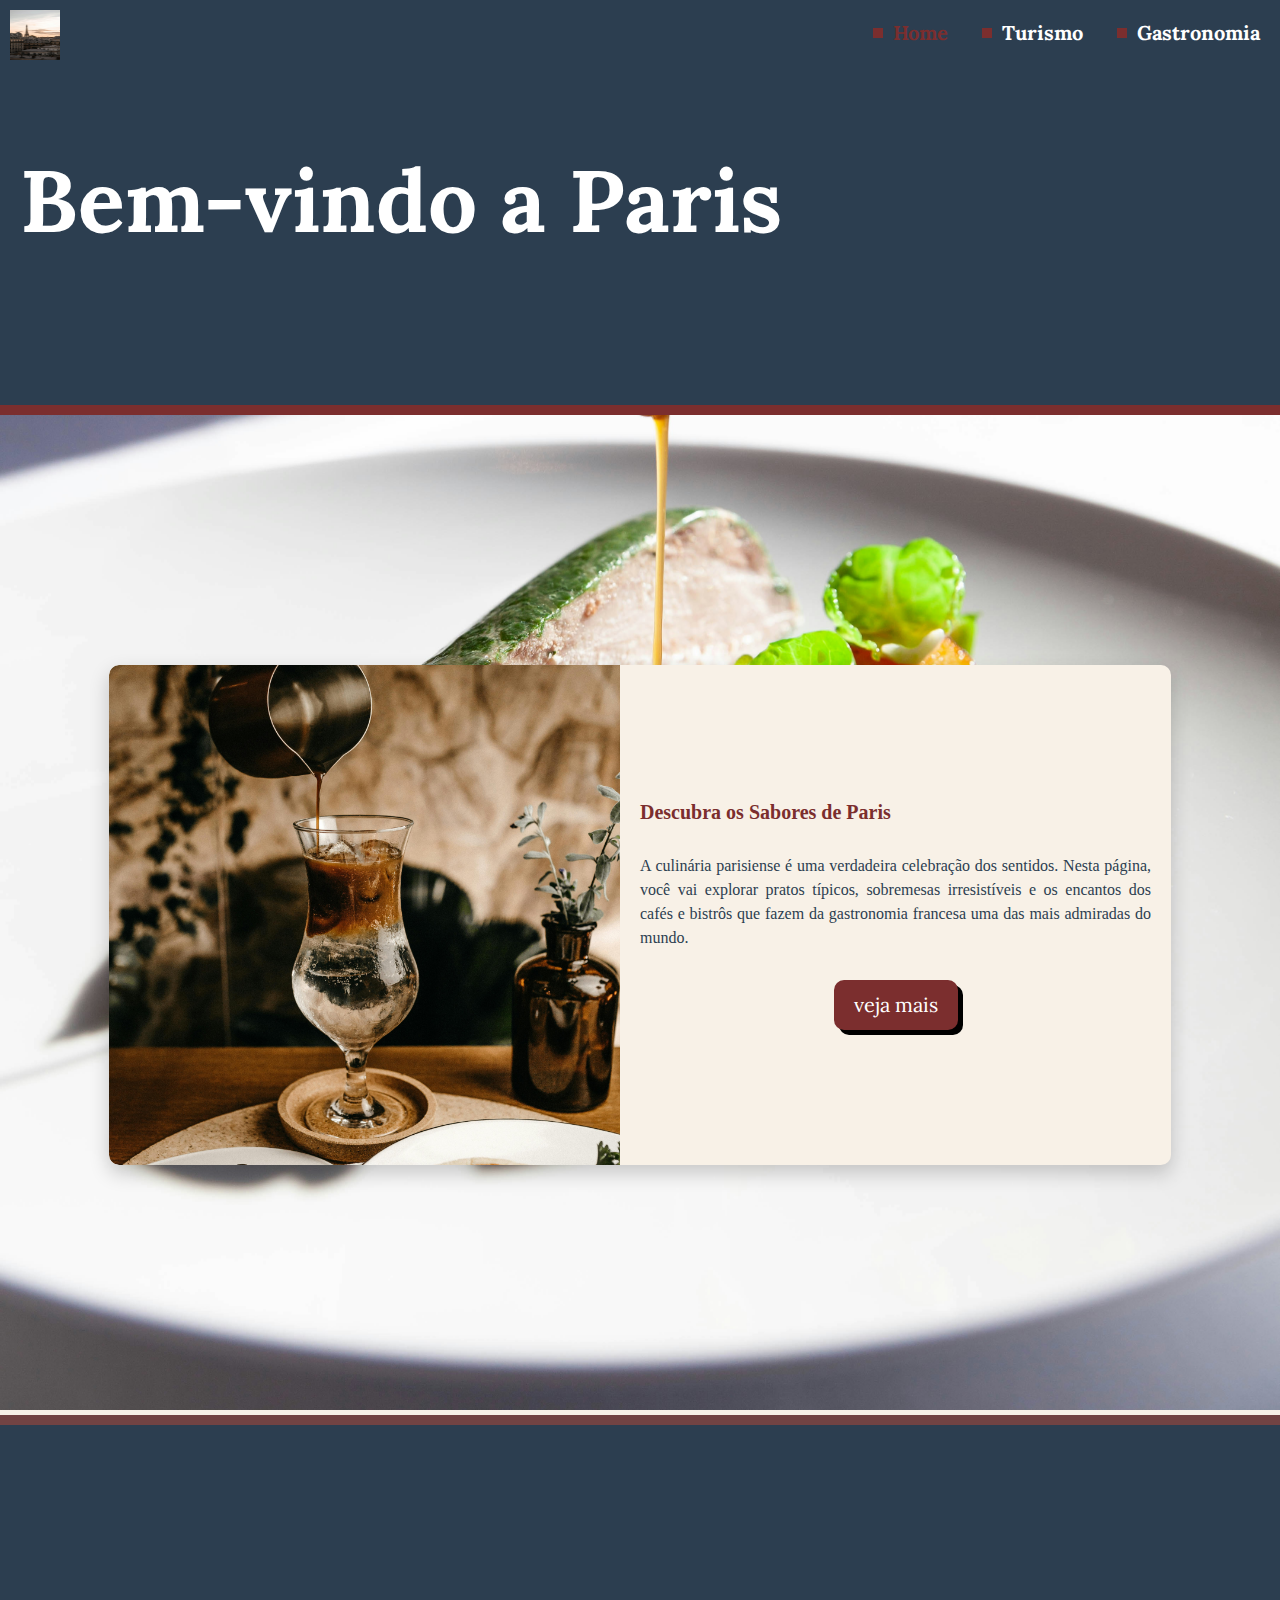
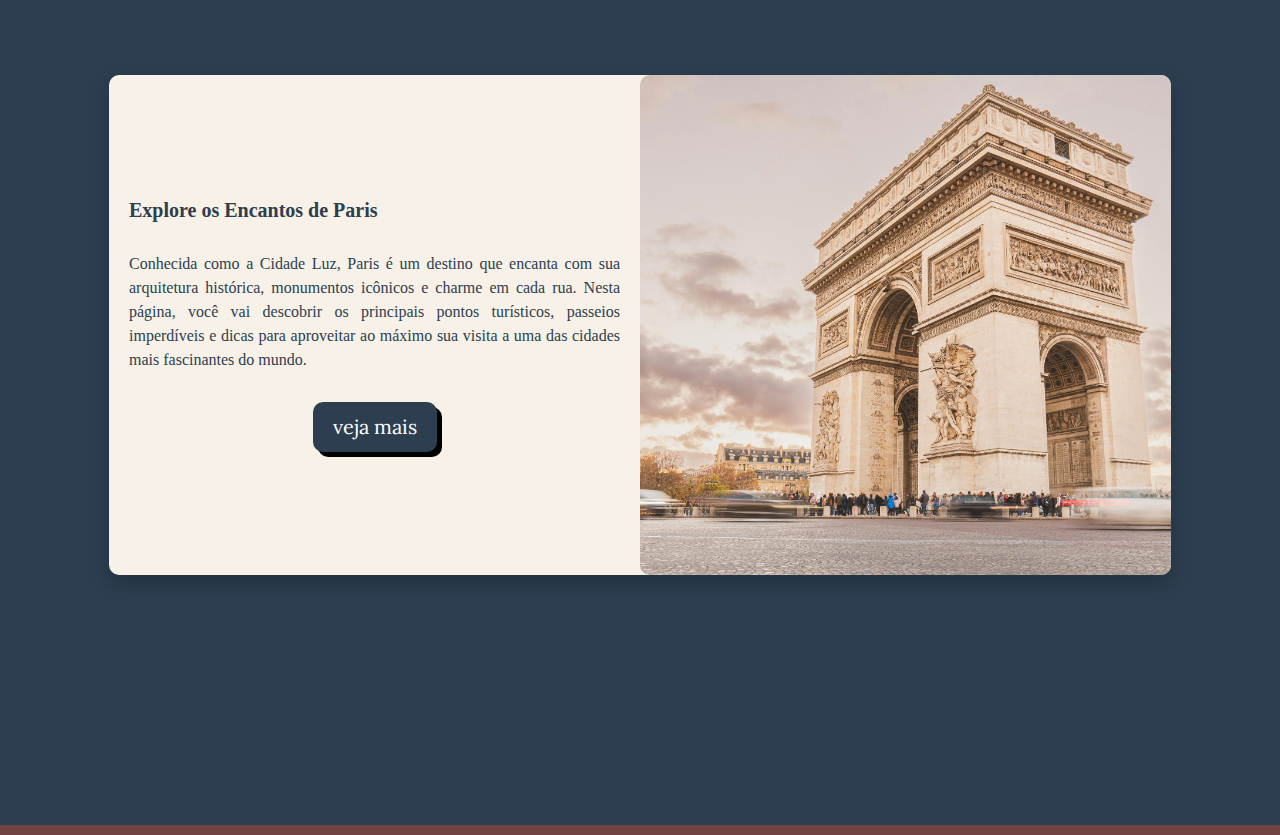
<file: index.html>
<!DOCTYPE html>
<html lang="en">
<head>
    <meta charset="UTF-8">
    <meta name="viewport" content="width=device-width, initial-scale=1.0">
    <title>Oficina 2</title>
    <link rel="stylesheet" href="assets/style1.css">
    <link rel="preconnect" href="https://fonts.googleapis.com">
    <link rel="preconnect" href="https://fonts.gstatic.com" crossorigin>
    <link href="https://fonts.googleapis.com/css2?family=Lora:ital,wght@0,400..700;1,400..700&family=Montserrat:ital,wght@0,100..900;1,100..900&family=Playfair+Display:ital,wght@0,400..900;1,400..900&display=swap" rel="stylesheet">
    <!-- Bege claro: #f8f1e7 (fundo suave, parecido com pedra clara)

        Azul marinho: #2c3e50 (ótimo para navbar ou títulos)

        Vinho escuro: #7b2e2e (detalhes, links ou destaques)

        Cinza médio: #7f8c8d (textos)

        Branco: #ffffff (contraste) -->
</head>
<body>
    <header>
      <div class="main_header">
          
          
               <img src="img/pexels-cristianmuduc-12160606.jpg" alt="" class="main_img">
               <nav>
                  <a href="index.html"  class="main_action blue">Home</a>
                  <a href="index1.html" class="main_action">Turismo</a>
                  <a href="index2.html" class="main_action">Gastronomia</a>
               </nav>
          
      </div>
    </header>
    <section class="main_text">
        <h1>Bem-vindo a Paris</h1>

    </section>
    <section class="main_food">
        <div class="box">
          <img src="img/pexels-jonathanborba-2878711.jpg" alt="">
          <div class="box_text">
            <p class="titulo">Descubra os Sabores de Paris</p>
            <p class="descricao">
              A culinária parisiense é uma verdadeira celebração dos sentidos. Nesta página, você vai explorar pratos típicos, sobremesas irresistíveis e os encantos dos cafés e bistrôs que fazem da gastronomia francesa uma das mais admiradas do mundo.
            </p>
           
            <a href="index2.html" class="main-button" lang="en">veja mais</a>
          </div>
        </div>
      </section>

      <section class="main_food backblue">
        <div class="box">
         
          <div class="box_text">
            <p class="titulo blue">Explore os Encantos de Paris</p>
            <p class="descricao">
                Conhecida como a Cidade Luz, Paris é um destino que encanta com sua arquitetura histórica, monumentos icônicos e charme em cada rua. Nesta página, você vai descobrir os principais pontos turísticos, passeios imperdíveis e dicas para aproveitar ao máximo sua visita a uma das cidades mais fascinantes do mundo.
            </p>
           
            <a href="index1.html" class="main-button blue" lang="en">veja mais</a>
          </div>
          <img src="img/pexels-danfigliuolo-19448535.jpg" alt="" class="img_turism">
        </div>
      </section>
     

</body>
</html>
</file>
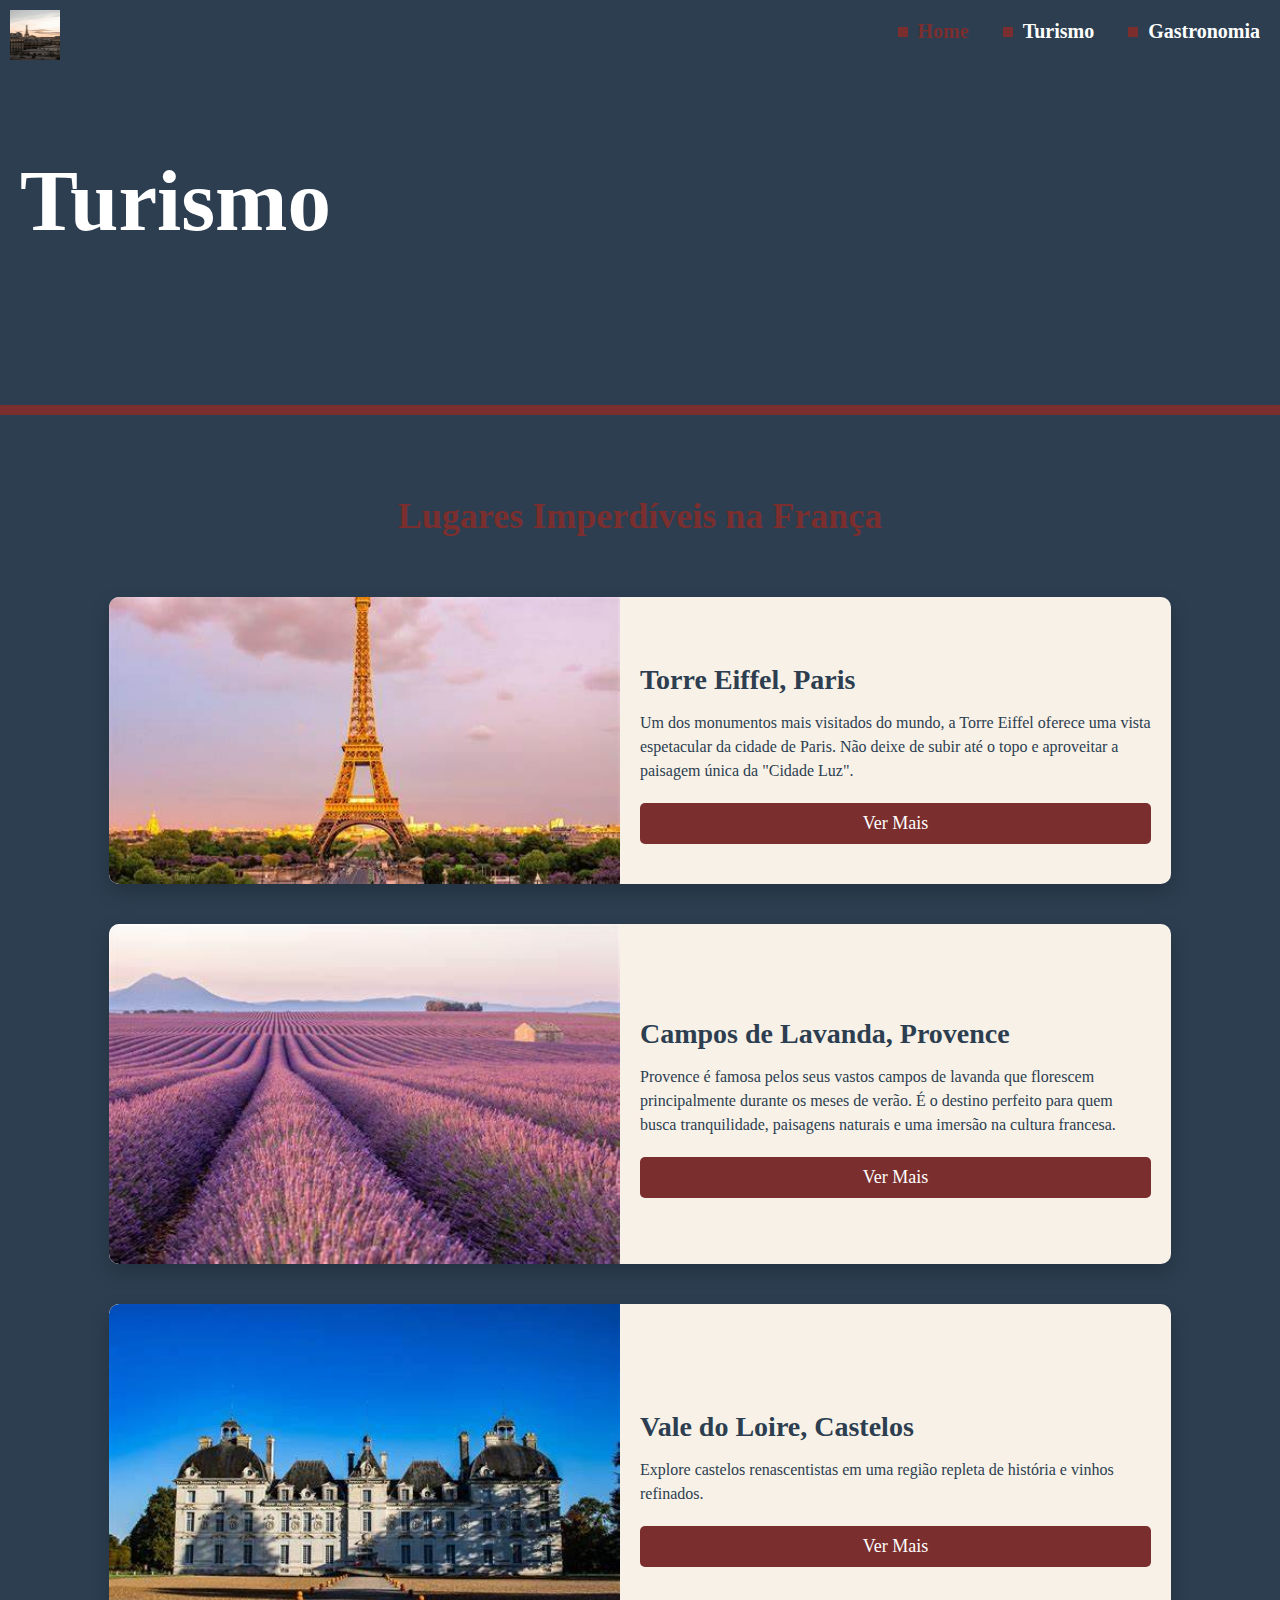
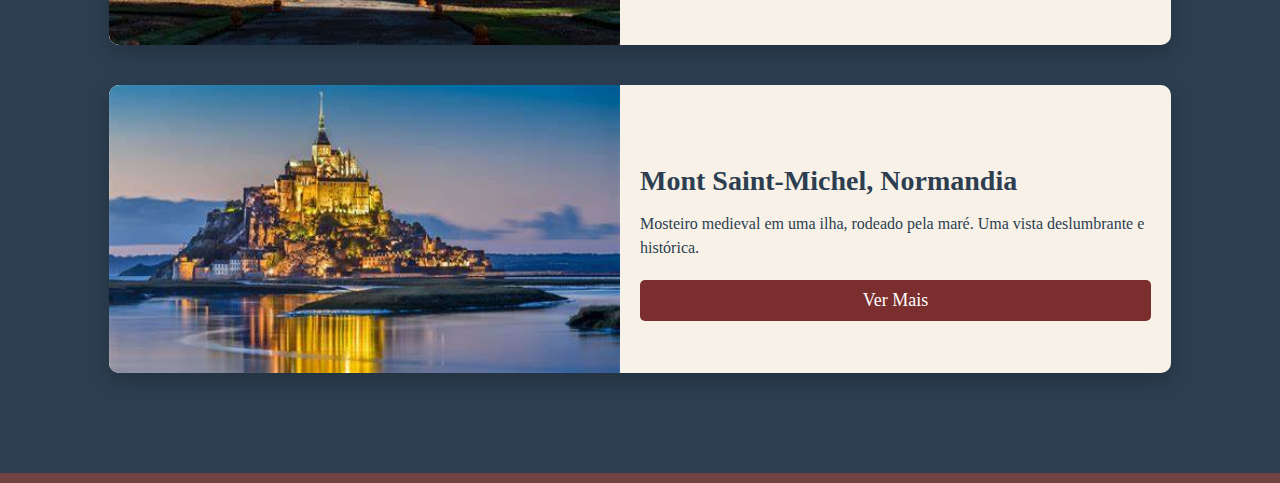
<file: index1.html>
<!DOCTYPE html>
<html lang="en">
<head>
    <meta charset="UTF-8">
    <meta name="viewport" content="width=device-width, initial-scale=1.0">
    <title>Turismo</title>
    <link rel="stylesheet" href="assets/style3.css">
    <link rel="stylesheet" href="assets/style1.css">
</head>
<body>
    <header>
        <div class="main_header ">
            
            
                 <img src="img/pexels-cristianmuduc-12160606.jpg" alt="" class="main_img">
                 <nav>
                    <a href="index.html"  class="main_action blue">Home</a>
                    <a href="index1.html" class="main_action">Turismo</a>
                    <a href="index2.html" class="main_action">Gastronomia</a>
                 </nav>
            
        </div>
      </header>
      <section class="main_text border_none">
          <h1>Turismo</h1>
  
      </section>
    <section class="main_turism">
        <h2>Lugares Imperdíveis na França</h2>
    
       
        <div class="destination_card">
            <img src="img/torre.jpg" alt="Torre Eiffel, Paris">
            <div class="destination_info">
                <h3>Torre Eiffel, Paris</h3>
                <p>Um dos monumentos mais visitados do mundo, a Torre Eiffel oferece uma vista espetacular da cidade de Paris. Não deixe de subir até o topo e aproveitar a paisagem única da "Cidade Luz".</p>
                <a href="https://www.paristickets.com/pt/eiffel-tower/facts/" class="destination_button">Ver Mais</a>
            </div>
        </div>
    
       
        <div class="destination_card">
            <img src="img/campos.jpg" alt="Campos de Lavanda, Provence">
            <div class="destination_info">
                <h3>Campos de Lavanda, Provence</h3>
                <p>Provence é famosa pelos seus vastos campos de lavanda que florescem principalmente durante os meses de verão. É o destino perfeito para quem busca tranquilidade, paisagens naturais e uma imersão na cultura francesa.</p>
                <a href="https://www.destinoprovence.com/onde-e-quando-ver-campos-de-lavanda-na-provenca/" class="destination_button">Ver Mais</a>
            </div>
        </div>

        <div class="destination_card">
            <img src="img/vale_do_loire.jpg" alt="Vale do Loire">
            <div class="destination_info">
              <h3>Vale do Loire, Castelos</h3>
              <p>Explore castelos renascentistas em uma região repleta de história e vinhos refinados.</p>
              <a href="https://www.enocultura.com.br/curiosidades-sobre-regioes-vale-do-loire/" class="destination_button">Ver Mais</a>
            </div>
          </div>

          <div class="destination_card">
            <img src="img/mont.jpg" alt="Mont Saint-Michel">
            <div class="destination_info">
              <h3>Mont Saint-Michel, Normandia</h3>
              <p>Mosteiro medieval em uma ilha, rodeado pela maré. Uma vista deslumbrante e histórica.</p>
              <a href="https://viajar.elperiodico.com/destinos/10-secretos-monte-saint-michel-francia-94642191" class="destination_button">Ver Mais</a>
            </div>
          </div>

        
        
    
    </section>
    
    
    
    
</body>
</html>
</file>
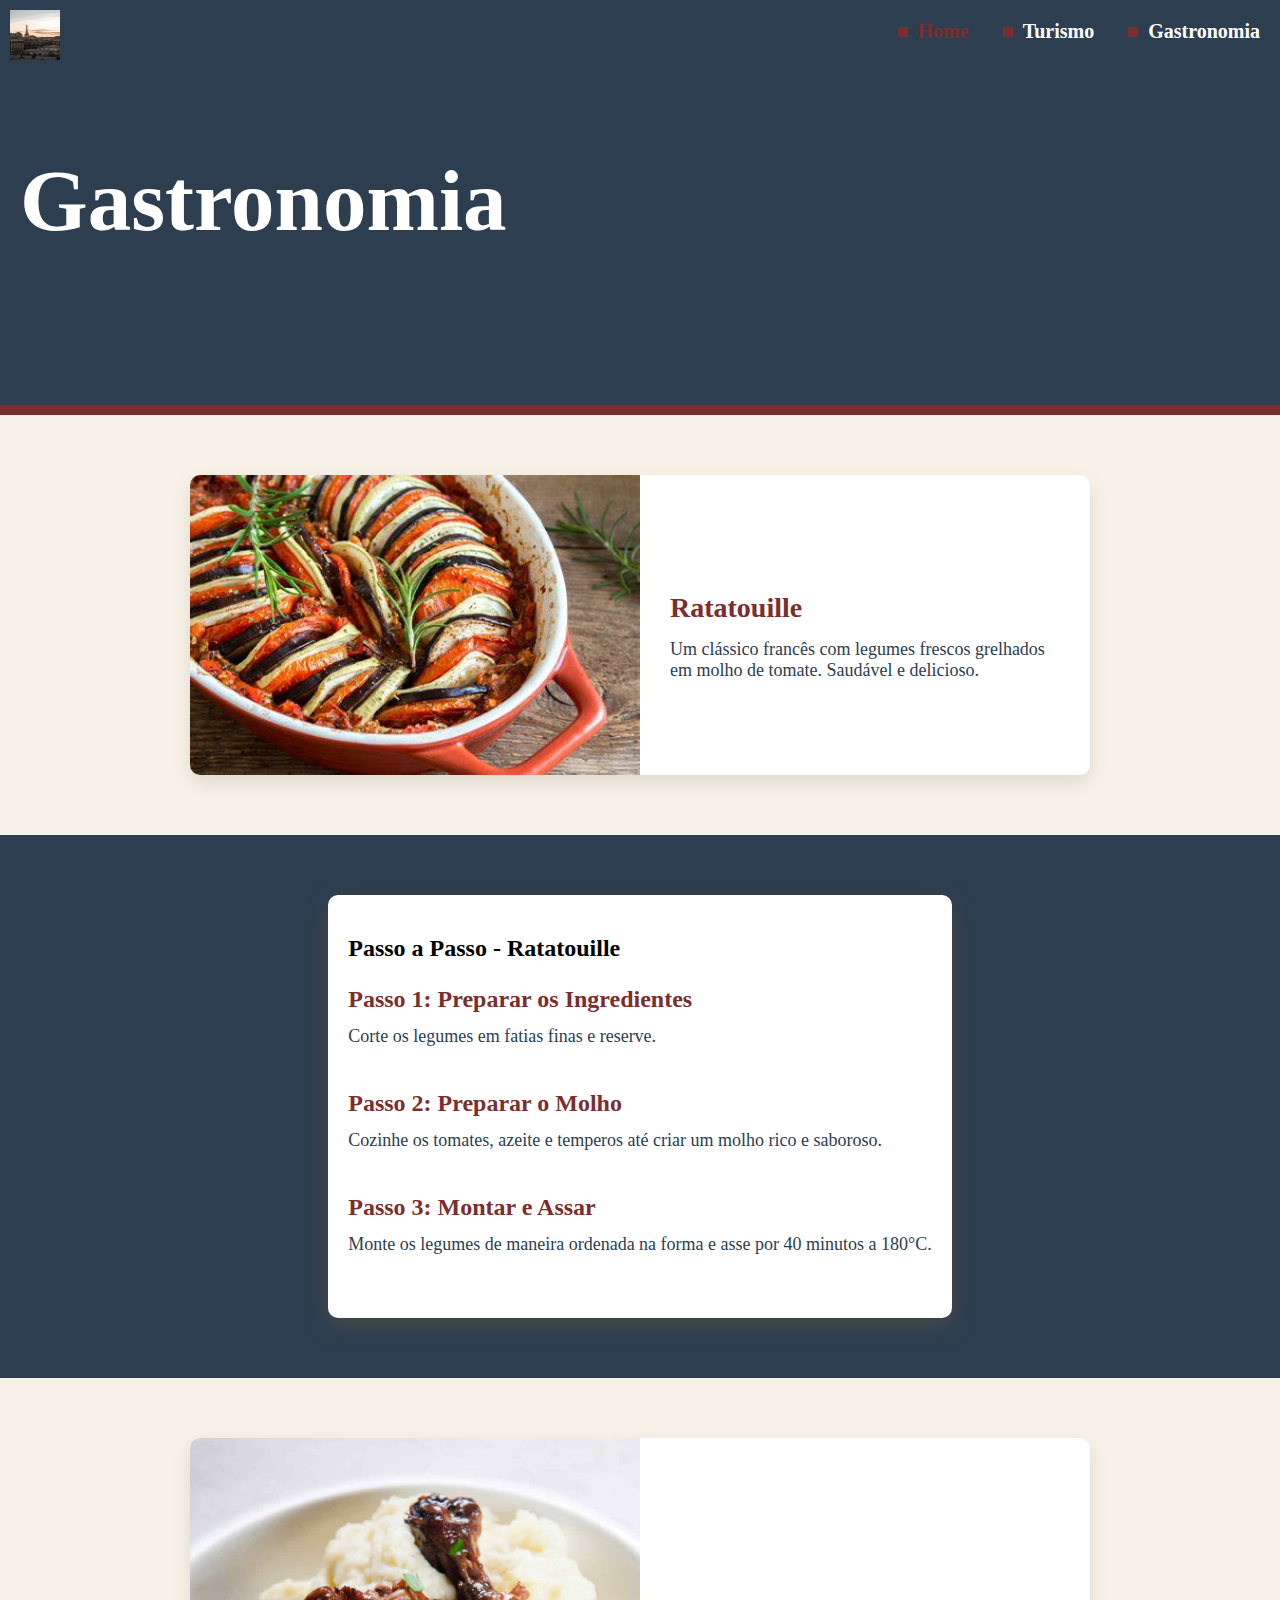
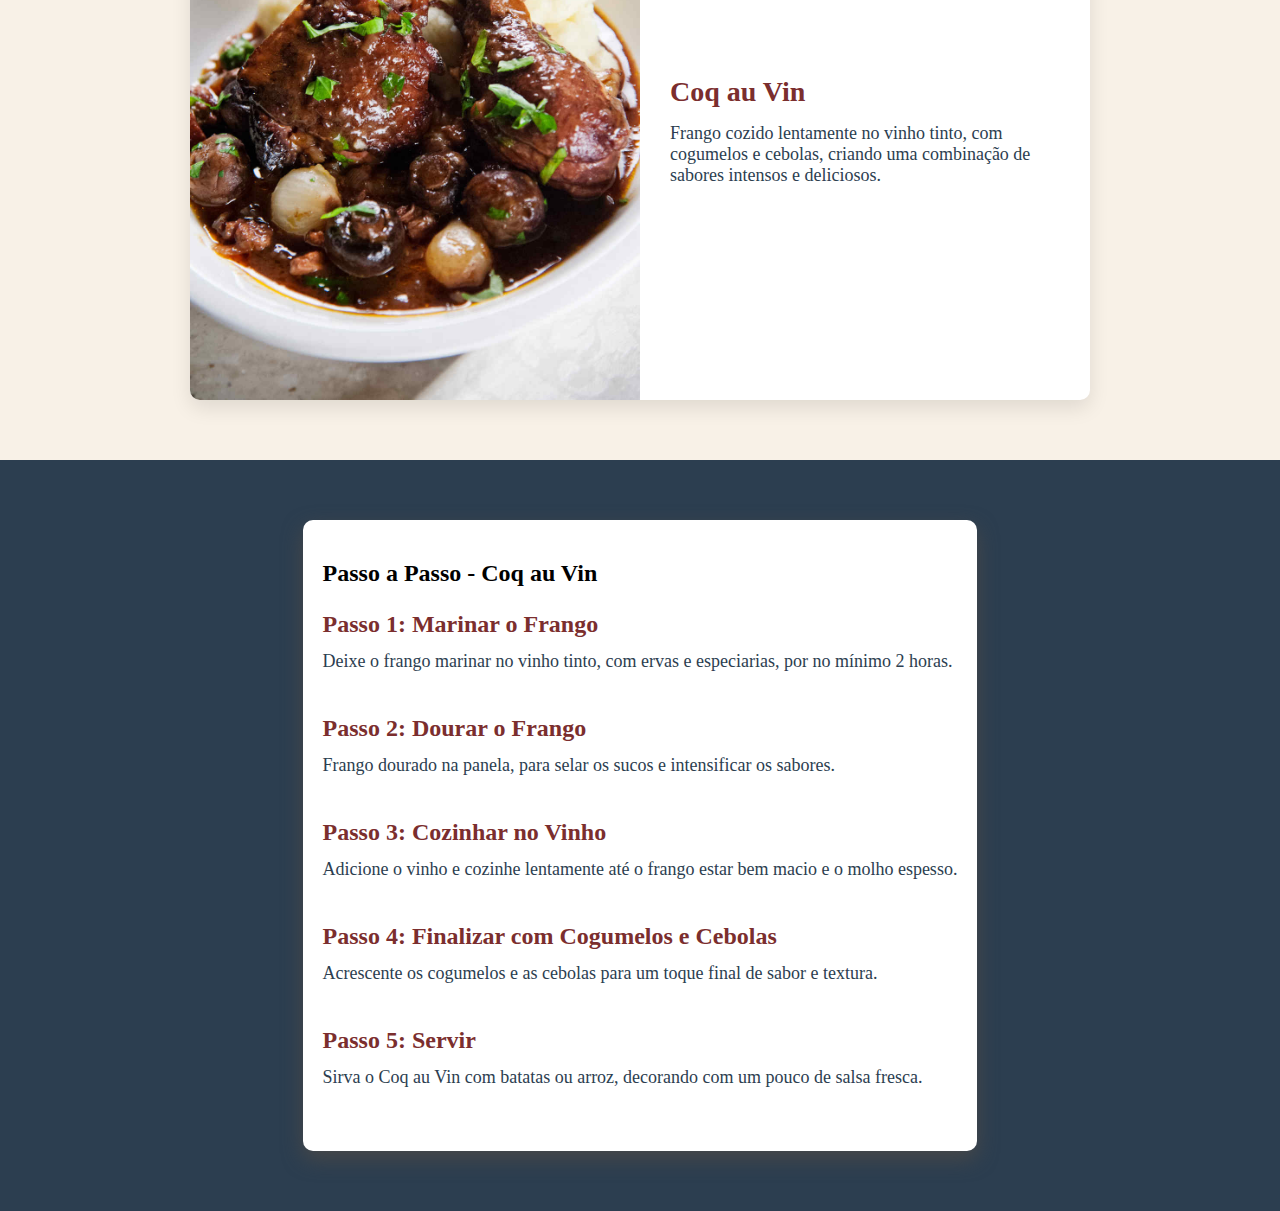
<file: index2.html>
<!DOCTYPE html>
<html lang="en">
<head>
    <meta charset="UTF-8">
    <meta name="viewport" content="width=device-width, initial-scale=1.0">
    <title>Gastronomia</title>
    <link rel="stylesheet" href="assets/style2.css">
    <link rel="stylesheet" href="assets/style1.css">
</head>
<body>
    <header>
        <div class="main_header ">
            
            
                 <img src="img/pexels-cristianmuduc-12160606.jpg" alt="" class="main_img">
                 <nav>
                    <a href="index.html"  class="main_action blue">Home</a>
                    <a href="index1.html" class="main_action">Turismo</a>
                    <a href="index2.html" class="main_action">Gastronomia</a>
                 </nav>
            
        </div>
      </header>
      <section class="main_text border_none">
          <h1>Gastronomia</h1>
  
      </section>

    <section class="recipe">
        <div class="recipe_box">
          <img src="img/OIP.jpg" alt="Ratatouille">
          <div class="recipe_text">
            <h2>Ratatouille</h2>
            <p>Um clássico francês com legumes frescos grelhados em molho de tomate. Saudável e delicioso.</p>
          </div>
        </div>
      </section>
      <section class="recipe_detail">
       <div class="box_white">
           
           <h2>Passo a Passo - Ratatouille</h2>
           <div class="step">
               <h3>Passo 1: Preparar os Ingredientes</h3>
               <p>Corte os legumes em fatias finas e reserve.</p>
           </div>
           <div class="step">
               <h3>Passo 2: Preparar o Molho</h3>
               <p>Cozinhe os tomates, azeite e temperos até criar um molho rico e saboroso.</p>
           </div>
           <div class="step">
               <h3>Passo 3: Montar e Assar</h3>
               <p>Monte os legumes de maneira ordenada na forma e asse por 40 minutos a 180°C.</p>
           </div>
           
       </div>
    </section>
    
    
    <!-- segunda receita -->
   
</section>



<section class="recipe">
    <div class="recipe_box">
      <img src="img/R.jpg" alt="Ratatouille">
      <div class="recipe_text">
        <h2>Coq au Vin</h2>
        <p>Frango cozido lentamente no vinho tinto, com cogumelos e cebolas, criando uma combinação de sabores intensos e deliciosos.</p>
      </div>
    </div>
  </section>


<section class="recipe_detail">
   <div class="box_white">
       
        <h2>Passo a Passo - Coq au Vin</h2>
        <div class="step">
            <h3>Passo 1: Marinar o Frango</h3>
            <p>Deixe o frango marinar no vinho tinto, com ervas e especiarias, por no mínimo 2 horas.</p>
        </div>
        <div class="step">
            <h3>Passo 2: Dourar o Frango</h3>
            <p>Frango dourado na panela, para selar os sucos e intensificar os sabores.</p>
        </div>
        <div class="step">
            <h3>Passo 3: Cozinhar no Vinho</h3>
            <p>Adicione o vinho e cozinhe lentamente até o frango estar bem macio e o molho espesso.</p>
        </div>
        <div class="step">
            <h3>Passo 4: Finalizar com Cogumelos e Cebolas</h3>
            <p>Acrescente os cogumelos e as cebolas para um toque final de sabor e textura.</p>
        </div>
        <div class="step">
            <h3>Passo 5: Servir</h3>
            <p>Sirva o Coq au Vin com batatas ou arroz, decorando com um pouco de salsa fresca.</p>
        </div>
   </div>
</section>


</body>
</html>
</file>
<file: assets/style1.css>
body,head,p,h1,section,a{
    margin:0;
    padding: 0;
}

body{
    background-color: #f8f1e7;
}


.main_header{
    display: flex;
    justify-content: space-between;
    background-color: #2c3e50;
    padding: 10px;
    position: fixed;
    z-index: 1;
    width: 100%;
    top: 0;
} 



.main_action{
    display: inline-flex;
    align-items: center;
    padding-top: 10px;
    text-decoration: none;
    color: #fff;
    font-size: 20px;
    font-weight: bold;
    font-family: "Lora", serif;
    margin-right: 30px;
    transition: border 0.4s ease;
}

.main_action:hover{
    border-bottom:  1px solid #7b2e2e;
    

}


.main_action.blue{
    color: #7b2e2e;
}

.main_action::before{
    content: "";
    background-color: #7b2e2e;
    width: 10px;
    height: 10px;
    margin-right: 10px;
}

.main_img{
    width: 50px;
    height: 50px;
}

.main_text{
    display: flex;
    align-items: center;
    background-color: #2c3e50;
    height: 400px;
    padding-left: 20px;
    padding-bottom: 5px;
    border-bottom: 10px solid #7b2e2e;
    margin-top: 0px;
}

.main_text h1{
    font-size: 87px;
    font-family: "Lora", serif;
    color: #fff;
}

/* section comida */
.main_food {
    background-image: url('../img/carla-martinesi-ZW9CSUdANqw-unsplash.jpg');
    background-size: cover;
    background-position: center;
    background-repeat: no-repeat;
    background-attachment: fixed; 
    min-height: 100vh;
    padding: 50px;
    display: flex;
    align-items: center;
    justify-content: center;
    border-bottom: 10px solid #724343;
}


  .box {
    background-color: #f8f1e7;
    display: flex;
    height: 500px;
    overflow: hidden;
    border-radius: 10px;
    box-shadow: 0 8px 20px rgba(0, 0, 0, 0.2);
    width: 90%;
 
  }

  .box img {
    height: auto;
    width: 50%;
    object-fit: cover;
    border-radius: 10px 0 0 10px;
  }
  
  .box_text {
    display: flex;
    flex-direction: column;
    justify-content: flex-start;
    align-items: flex-start;
    padding: 30px 25px;
    width: 50%;
    max-height: 70%;
    gap: 30px; 
    padding: 20px;
    width: 50%;
    margin:auto;
  }
  
  .box_text .titulo {
    font-size: 20px;
    color: #7b2e2e;
    font-weight: bold;
    text-align: left;
  
  }
  
  .box_text .descricao {
    font-size: 16px;
    color: #2c3e50;
    text-align: justify;
    line-height: 1.5;
    box-sizing: border-box;
  }


  .main-button{
    display: inline-block;
    background-color: #7b2e2e;
    line-height: 1.5em;
    text-align: center;
    padding: 10px 20px;
    box-shadow: 5px 5px 0px black;
    transition: transform 100ms linear;
    text-decoration: none;
    color: white;
    font-family: "lora",sans-serif;
    font-size: 20px;
    border-radius: 10px;
    margin: auto;
   

} 



.main-button:hover{
    cursor: pointer;
    background-color: #724343;
    transform: scale(1.08);
    opacity: 0.5;
}

/* section turims */

.main_turism_home{
    height: 787px;
    background-color: #2c3e50;
    min-height: 100vh; 
    padding: 50px;
    display: flex;
    align-items: center;
    justify-content: center;
    border-bottom: 10px solid #724343;
}


.main_food.backblue{
    background-color: #2c3e50;
    background-image: none;
}

.titulo.blue{
   color: #2c3e50;
}

.main-button.blue{
    background-color: #2c3e50;
}


@media(max-width:700px){
    .box{
        min-height: 600px;
        flex-flow: column nowrap;
      
    }
    .box img{
        width: 100%;
        height: 250px;
        border-radius: 0px;

    }

    .box .box_text{
        width: auto;
        padding: 20px;
        align-items: center;
        text-align: center;
     
    }

    .box .main-button{
        margin: 30px auto 0 auto
    }
}
</file>
<file: assets/style3.css>
.main_turism {
    
    background-color: #2c3e50;
    min-height: 100vh;
    padding: 50px;
    display: flex;
    padding-bottom: 80px;
    flex-flow: column nowrap;
    align-items: center;
    justify-content: center;
    border-bottom: 10px solid #724343;
}
.main_turism h2 {
    font-size: 36px;
    margin-bottom: 40px;
    text-align: center;
    font-family: "Lora", serif;
    color: #7b2e2e;
}

.destination_card {
    display: flex;
    background-color: #f8f1e7;
    width: 90%;
    max-width: 1400px;
    margin: 20px 0;
    border-radius: 10px;
    overflow: hidden;
    box-shadow: 0 8px 20px rgba(0, 0, 0, 0.2);
    
}

.destination_card img {
    width: 50%;
    height: auto;
    object-fit: cover;
    border-radius: 10px 0 0 10px;
}

.destination_info {
    display: flex;
    flex-direction: column;
    justify-content: center;
    padding: 20px;
    width: 50%;
}

.destination_info h3 {
    font-size: 28px;
    color: #2c3e50;
    margin-bottom: 15px;
}

.destination_info p {
    font-size: 16px;
    line-height: 1.5;
    color: #2c3e50;
    margin-bottom: 20px;
}

.destination_button {
    display: inline-block;
    background-color: #7b2e2e;
    color: white;
    font-size: 18px;
    text-decoration: none;
    padding: 10px 20px;
    border-radius: 5px;
    text-align: center;
    transition: background-color 0.3s;
}

.destination_button:hover {
    background-color: #5c1f1f;
}
</file>
<file: assets/style2.css>
.recipe {
    display: flex;
    justify-content: center;
    padding: 60px 20px;
    background-color: #f8f1e7;
  }
  
  .recipe_box {
    display: flex;
    max-width: 900px;
    background-color: #fff;
    box-shadow: 0px 8px 20px rgba(0, 0, 0, 0.1);
    border-radius: 10px;
    overflow: hidden;
  }
  
  .recipe_box img {
    width: 50%;
    object-fit: cover;
  }
  
  .recipe_text {
    padding: 30px;
    width: 50%;
    display: flex;
    flex-direction: column;
    justify-content: center;
    font-family: "Lora", serif;
  }
  
  .recipe_text h2 {
    font-size: 28px;
    color: #7b2e2e;
    margin-bottom: 15px;
  }
  
  .recipe_text p {
    font-size: 18px;
    color: #2c3e50;
  }

  .recipe_detail {
    display: flex;
    padding: 60px 20px;
    background-color: #2c3e50;
}

.box_white{
    display: inline-block;
    background-color: white;
    padding: 20px;
    margin: auto;
    border-radius: 10px;
    box-shadow: 0 8px 20px rgb(72, 72, 72);
   
}

.step {
    margin-bottom: 40px;
}

.step h3 {
    font-size: 24px;
    color: #7b2e2e;
    margin-bottom: 10px;
}

.step img {
    width: 100%;
    height: 300px;
    object-fit: cover;
    border-radius: 8px;
    margin-bottom: 15px;
}

.step p {
    font-size: 18px;
    color: #2c3e50;
    line-height: 1.5;
}
</file>
